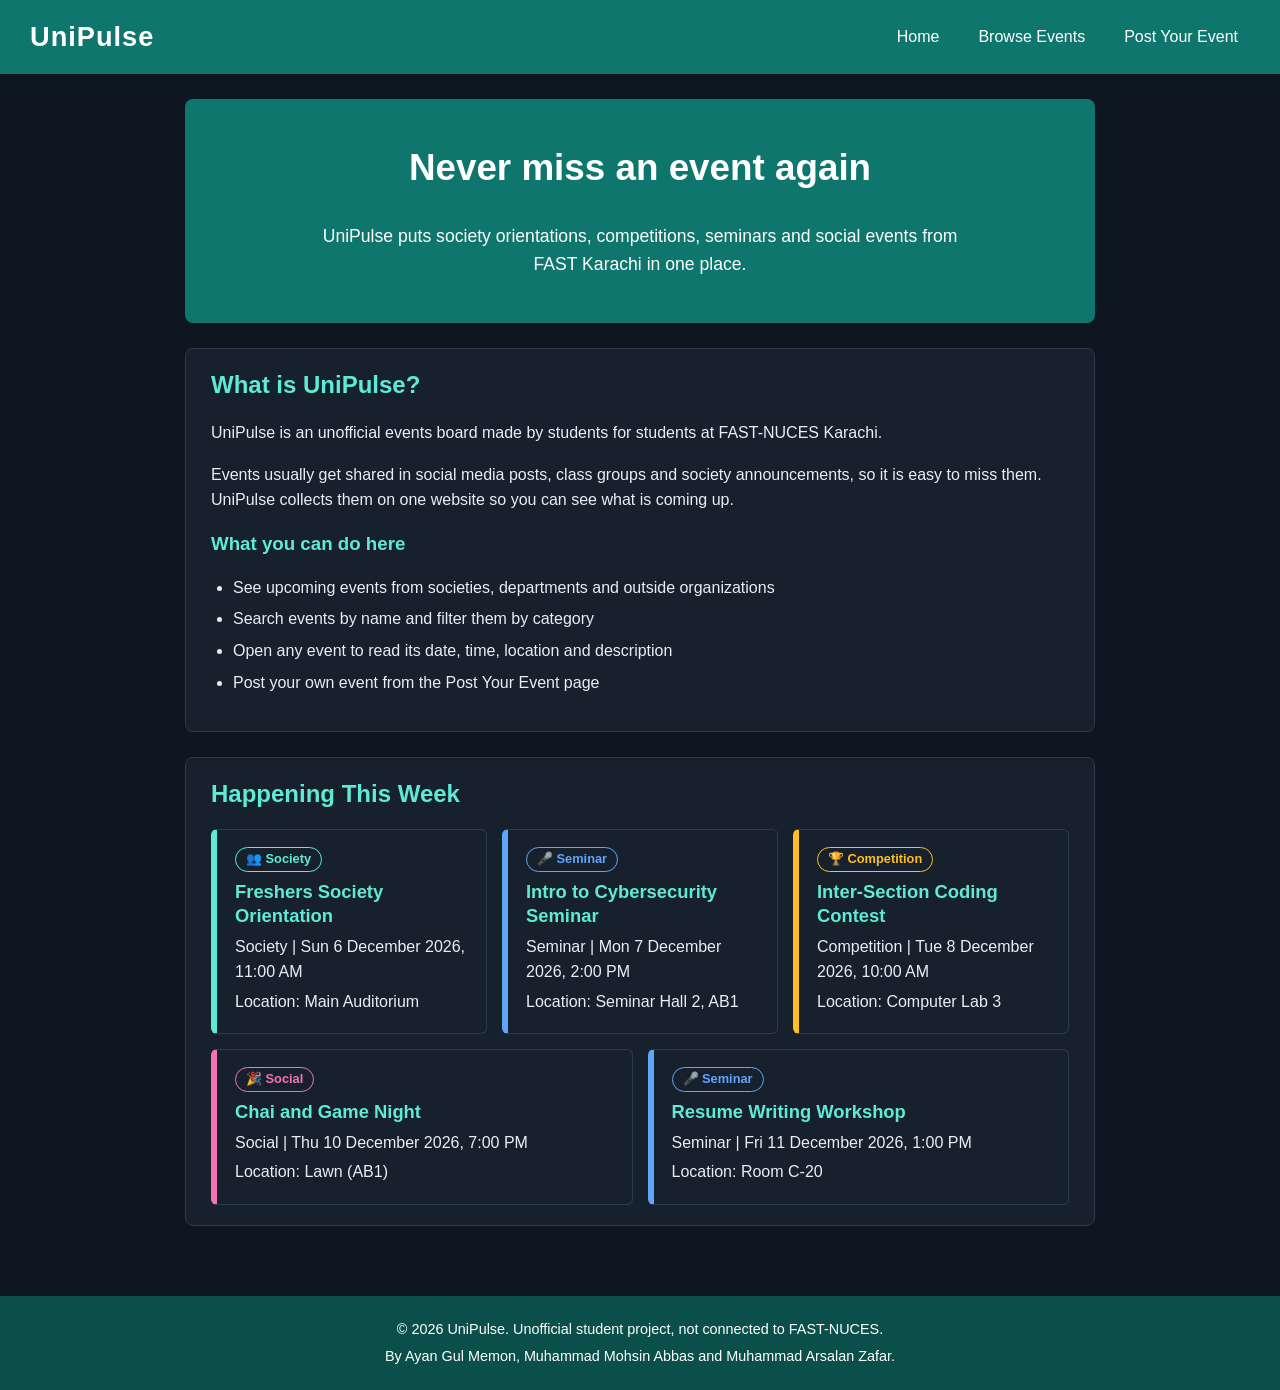
<file: index.html>
<!DOCTYPE html>
<html lang="en">
<head>
    <meta charset="UTF-8">
    <meta name="viewport" content="width=device-width, initial-scale=1.0">
    <title>UniPulse - FAST Karachi</title>
    <link rel="stylesheet" href="style.css">
</head>
<body>
    <header>
        <a href="index.html" id="logo">UniPulse</a>
        <nav id="nav">
            <ul>
                <li><a href="index.html">Home</a></li>
                <li><a href="browse.html">Browse Events</a></li>
                <li><a href="post.html">Post Your Event</a></li>
            </ul>
        </nav>
    </header>
    <main>
        <section id="home">
            <h1>Never miss an event again</h1>
            <p>UniPulse puts society orientations, competitions, seminars and social events from FAST Karachi in one place.</p>
        </section>
        <section id="about">
            <h2>What is UniPulse?</h2>
            <p>UniPulse is an unofficial events board made by students for students at FAST-NUCES Karachi.</p>
            <p>Events usually get shared in social media posts, class groups and society announcements, so it is easy to miss them. UniPulse collects them on one website so you can see what is coming up.</p>
            <h3>What you can do here</h3>
            <ul>
                <li>See upcoming events from societies, departments and outside organizations</li>
                <li>Search events by name and filter them by category</li>
                <li>Open any event to read its date, time, location and description</li>
                <li>Post your own event from the Post Your Event page</li>
            </ul>
        </section>
        <section id="upcoming-events">
            <h2>Happening This Week</h2>
            <ul id="upcoming"></ul>
        </section>
        <section id="details" hidden>
            <h2>Event Details</h2>
            <h3 id="details-title"></h3>
            <p>Category: <span id="details-category"></span></p>
            <p>Date: <span id="details-date"></span></p>
            <p>Location: <span id="details-location"></span></p>
            <p id="details-desc"></p>
            <button type="button" id="details-close">Back to Events</button>
        </section>
    </main>
    <footer>
        <p>&copy; 2026 UniPulse. Unofficial student project, not connected to FAST-NUCES.</p>
        <p>By Ayan Gul Memon, Muhammad Mohsin Abbas and Muhammad Arsalan Zafar.</p>
    </footer>
    <script src="script.js"></script>
</body>
</html>
</file>
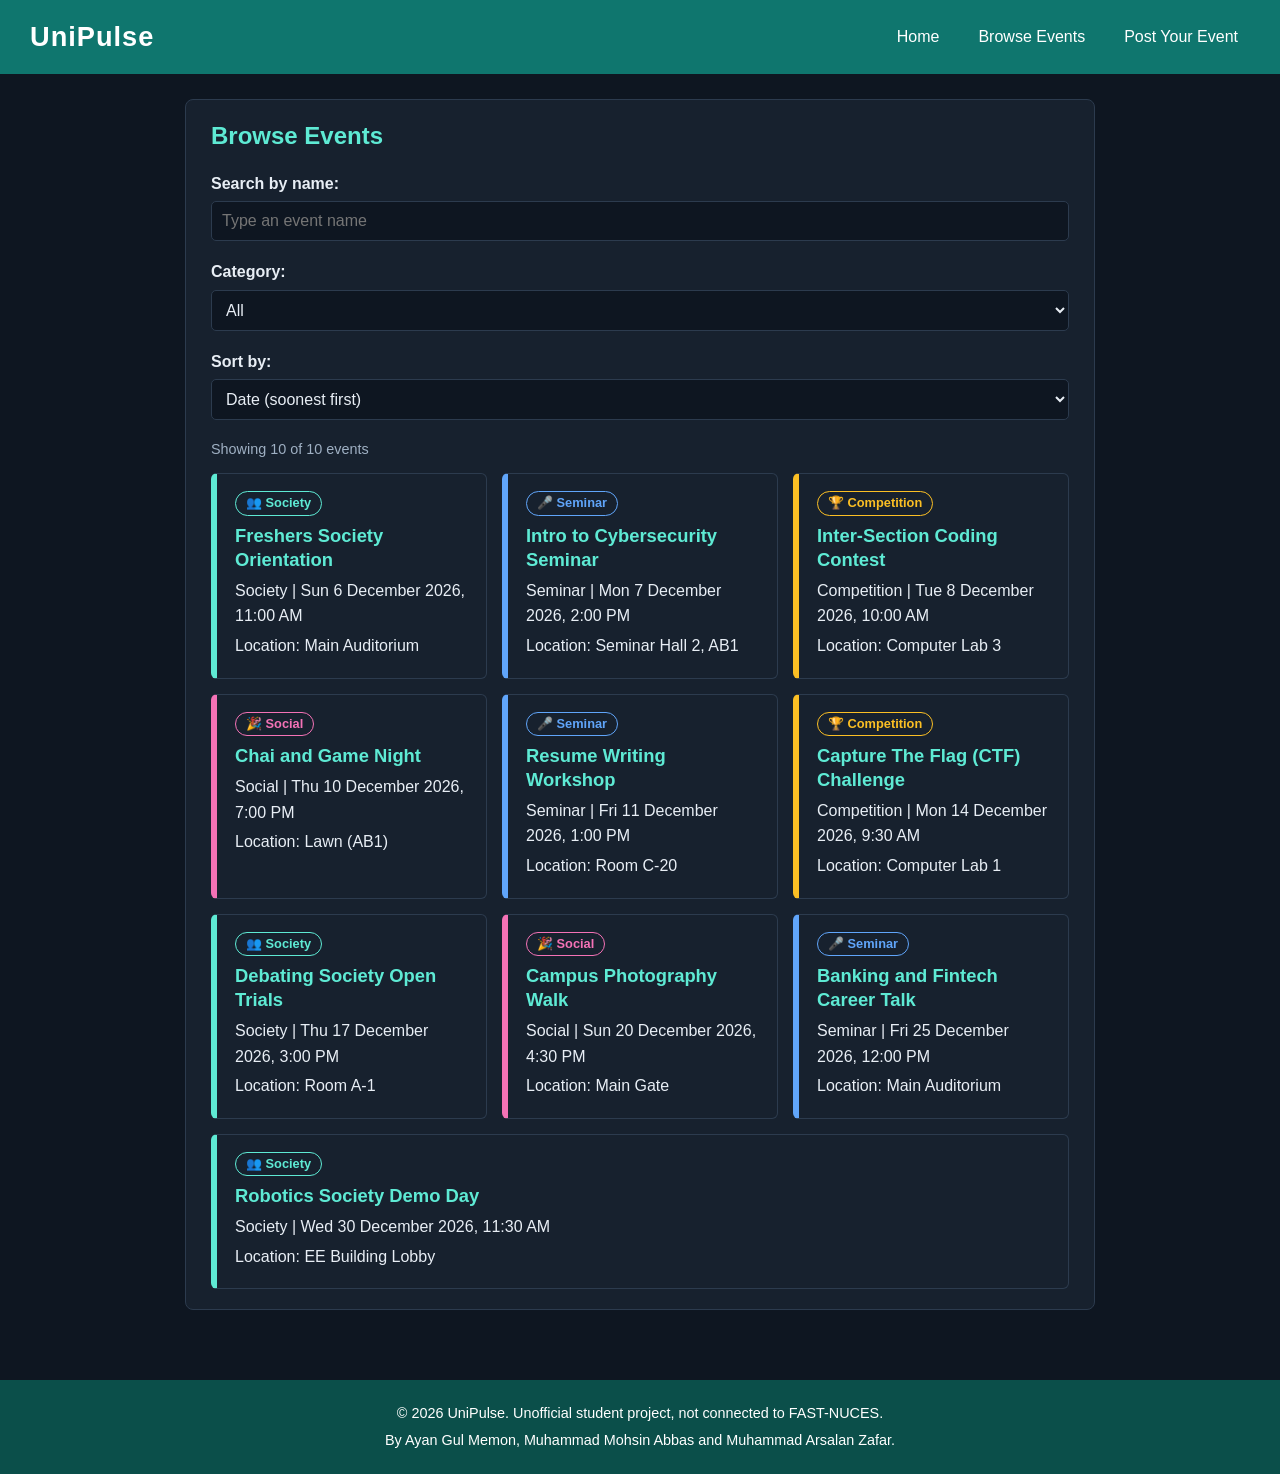
<file: browse.html>
<!DOCTYPE html>
<html lang="en">
<head>
    <meta charset="UTF-8">
    <meta name="viewport" content="width=device-width, initial-scale=1.0">
    <title>Browse Events - UniPulse</title>
    <link rel="stylesheet" href="style.css">
</head>
<body>
    <header>
        <a href="index.html" id="logo">UniPulse</a>
        <nav id="nav">
            <ul>
                <li><a href="index.html">Home</a></li>
                <li><a href="browse.html">Browse Events</a></li>
                <li><a href="post.html">Post Your Event</a></li>
            </ul>
        </nav>
    </header>
    <main>
        <section id="browse">
            <h2>Browse Events</h2>
            <label for="search">Search by name:</label>
            <input type="text" id="search" placeholder="Type an event name">
            <label for="filter">Category:</label>
            <select id="filter">
                <option value="all">All</option>
                <option value="society">Society</option>
                <option value="competition">Competition</option>
                <option value="seminar">Seminar</option>
                <option value="social">Social</option>
            </select>
            <p id="no-results" hidden>No events found.</p>
            <ul id="events"></ul>
        </section>
        <section id="details" hidden>
            <h2>Event Details</h2>
            <h3 id="details-title"></h3>
            <p>Category: <span id="details-category"></span></p>
            <p>Date: <span id="details-date"></span></p>
            <p>Location: <span id="details-location"></span></p>
            <p id="details-desc"></p>
            <button type="button" id="details-close">Back to Events</button>
        </section>
    </main>
    <footer>
        <p>&copy; 2026 UniPulse. Unofficial student project, not connected to FAST-NUCES.</p>
        <p>By Ayan Gul Memon, Muhammad Mohsin Abbas and Muhammad Arsalan Zafar.</p>
    </footer>
    <script src="script.js"></script>
</body>
</html>
</file>
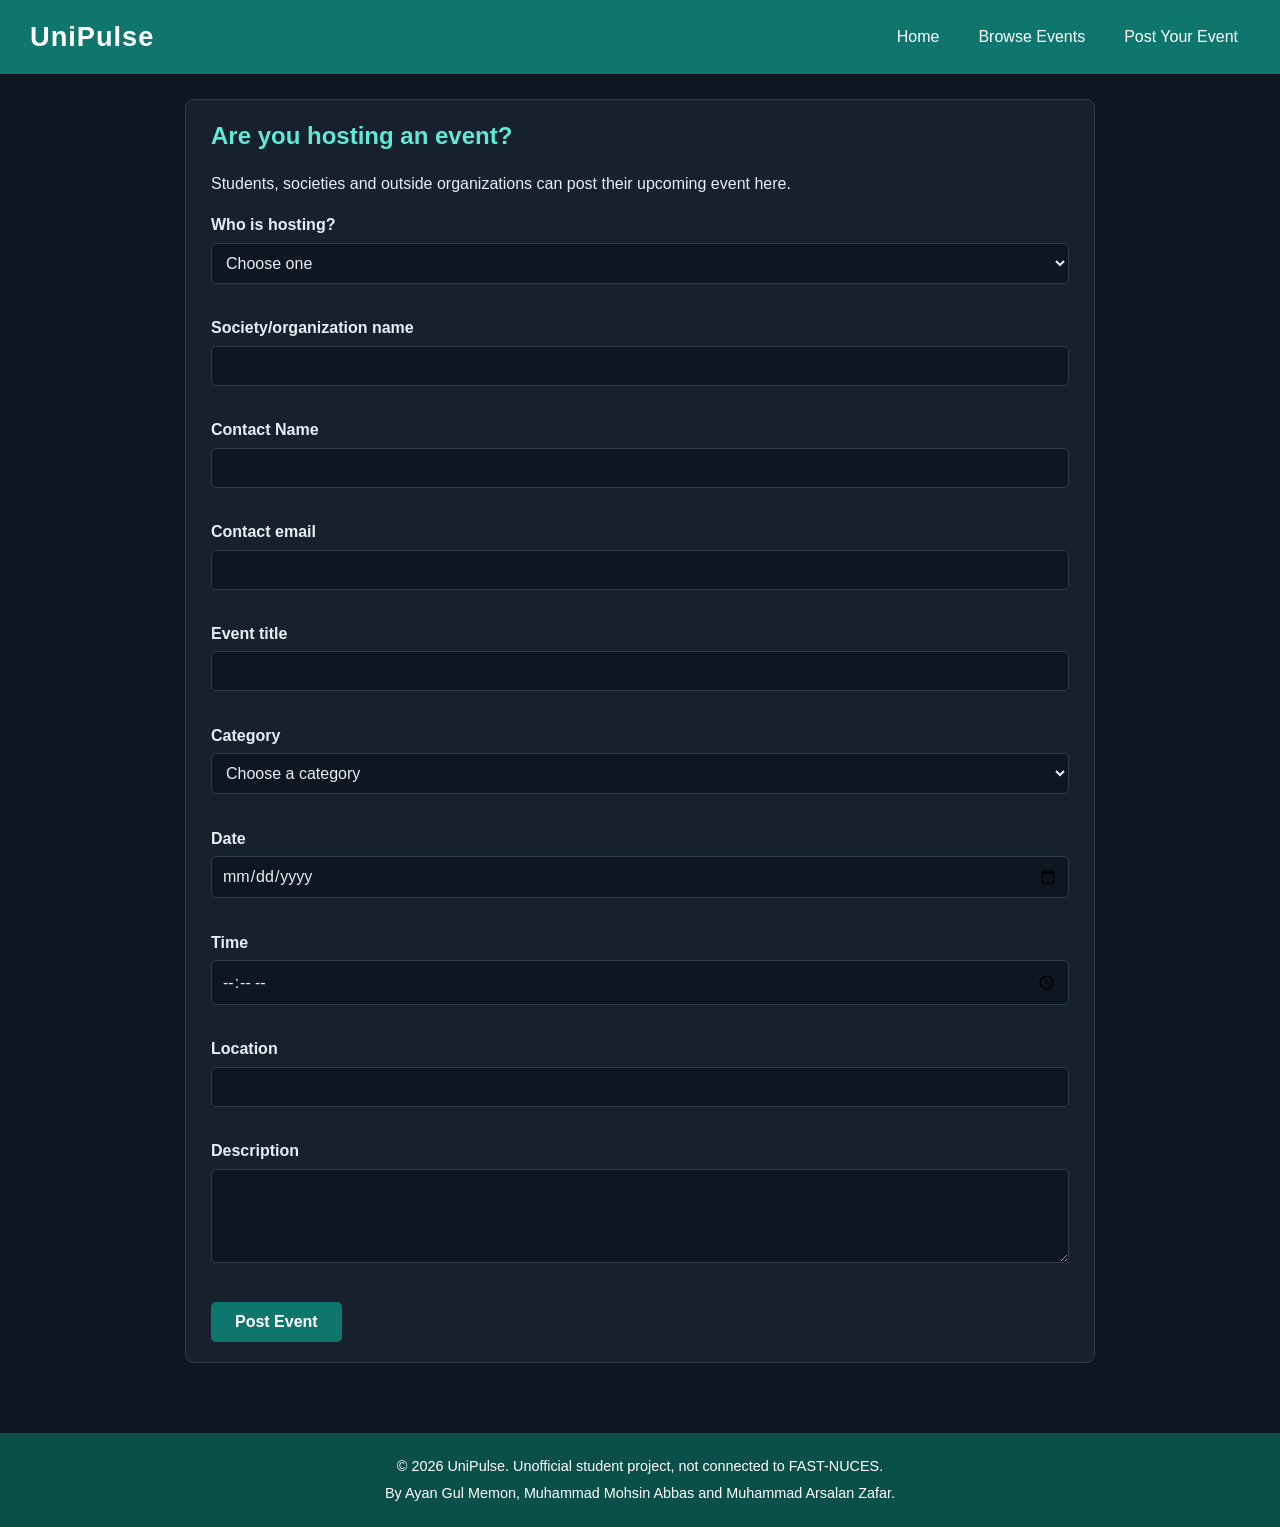
<file: post.html>
<!DOCTYPE html>
<html lang="en">
<head>
    <meta charset="UTF-8">
    <meta name="viewport" content="width=device-width, initial-scale=1.0">
    <title>Post Your Event - UniPulse</title>
    <link rel="stylesheet" href="style.css">
</head>
<body>
    <header>
        <a href="index.html" id="logo">UniPulse</a>
        <nav id="nav">
            <ul>
                <li><a href="index.html">Home</a></li>
                <li><a href="browse.html">Browse Events</a></li>
                <li><a href="post.html">Post Your Event</a></li>
            </ul>
        </nav>
    </header>
    <main>
        <section id="post">
            <h2>Are you hosting an event?</h2>
            <p>Students, societies and outside organizations can post their upcoming event here.</p>
            <form id="post-form" novalidate>
                <p class="field">
                    <label for="organizer-type">Who is hosting?</label>
                    <select id="organizer-type">
                        <option value="">Choose one</option>
                        <option value="student">Student</option>
                        <option value="society">Society</option>
                        <option value="outside">Outside organization (company, bank, etc.)</option>
                    </select>
                    <small class="error" id="organizer-type-error"></small>
                </p>
                <p class="field">
                    <label for="org-name">Society/organization name</label>
                    <input type="text" id="org-name">
                    <small class="error" id="org-name-error"></small>
                </p>
                <p class="field">
                    <label for="name">Contact Name</label>
                    <input type="text" id="name">
                    <small class="error" id="name-error"></small>
                </p>
                <p class="field">
                    <label for="email">Contact email</label>
                    <input type="email" id="email">
                    <small class="error" id="email-error"></small>
                </p>
                <p class="field">
                    <label for="title">Event title</label>
                    <input type="text" id="title">
                    <small class="error" id="title-error"></small>
                </p>
                <p class="field">
                    <label for="category">Category</label>
                    <select id="category">
                        <option value="">Choose a category</option>
                        <option value="society">Society</option>
                        <option value="competition">Competition</option>
                        <option value="seminar">Seminar</option>
                        <option value="social">Social</option>
                    </select>
                    <small class="error" id="category-error"></small>
                </p>
                <p class="field">
                    <label for="date">Date</label>
                    <input type="date" id="date">
                    <small class="error" id="date-error"></small>
                </p>
                <p class="field">
                    <label for="time">Time</label>
                    <input type="time" id="time">
                    <small class="error" id="time-error"></small>
                </p>
                <p class="field">
                    <label for="location">Location</label>
                    <input type="text" id="location">
                    <small class="error" id="location-error"></small>
                </p>
                <p class="field">
                    <label for="description">Description</label>
                    <textarea id="description" rows="4"></textarea>
                    <small class="error" id="description-error"></small>
                </p>
                <button type="submit">Post Event</button>
            </form>
            <p id="success" hidden>Thank you! Your event has been received.</p>
        </section>
    </main>
    <footer>
        <p>&copy; 2026 UniPulse. Unofficial student project, not connected to FAST-NUCES.</p>
        <p>By Ayan Gul Memon, Muhammad Mohsin Abbas and Muhammad Arsalan Zafar.</p>
    </footer>
    <script src="script.js"></script>
</body>
</html>
</file>
<file: style.css>
* {
  box-sizing: border-box;
}

body {
  margin: 0;
  font-family: Arial, Helvetica, sans-serif;
  line-height: 1.6;
  background-color: #0e1621;
  color: #e8eef5;
}

[hidden] {
  display: none !important;
}

header {
  background-color: #0f766e;
  padding: 15px 30px;
  display: flex;
  justify-content: space-between;
  align-items: center;
  flex-wrap: wrap;
}

#logo {
  color: #ffffff;
  font-size: 1.7rem;
  font-weight: bold;
  letter-spacing: 1px;
  text-decoration: none;
}

nav ul {
  list-style: none;
  margin: 0;
  padding: 0;
  display: flex;
  flex-wrap: wrap;
  gap: 15px;
}

nav a {
  color: #ffffff;
  text-decoration: none;
  padding: 8px 12px;
  border-radius: 5px;
}

nav a:hover,
nav a:focus {
  background-color: #5eead4;
  color: #0e1621;
}

main {
  max-width: 950px;
  margin: 0 auto;
  padding: 25px 20px;
}

section {
  background-color: #17212e;
  border: 1px solid #2c3b4e;
  border-radius: 8px;
  padding: 20px 25px;
  margin-bottom: 25px;
}

h1,
h2,
h3 {
  color: #5eead4;
  line-height: 1.3;
}

h2 {
  margin-top: 0;
}

#home {
  background-color: #0f766e;
  border: none;
  text-align: center;
  padding: 45px 25px;
}

#home h1 {
  color: #ffffff;
  font-size: 2.3rem;
  margin-top: 0;
}

#home p {
  color: #ffffff;
  font-size: 1.1rem;
  max-width: 650px;
  margin: 0 auto;
}

#about ul {
  padding-left: 22px;
}

#about li {
  margin-bottom: 6px;
}

#upcoming,
#events {
  list-style: none;
  margin: 0;
  padding: 0;
  display: flex;
  flex-wrap: wrap;
  gap: 15px;
}

#upcoming li,
#events li {
  flex: 1 1 260px;
  background-color: #17212e;
  border: 1px solid #2c3b4e;
  border-left: 6px solid #5eead4;
  border-radius: 6px;
  padding: 15px 18px;
  cursor: pointer;
}

#upcoming li:hover,
#events li:hover {
  border-color: #5eead4;
  border-left-color: #5eead4;
  box-shadow: 0 3px 10px rgba(0, 0, 0, 0.2);
}

#upcoming li h3,
#events li h3 {
  margin: 0 0 6px 0;
  font-size: 1.15rem;
}

#upcoming li p,
#events li p {
  margin: 4px 0;
}

#upcoming li small,
#events li small {
  color: #9fb0c3;
}

#browse label {
  display: block;
  font-weight: bold;
  margin-bottom: 5px;
}

#search,
#filter,
#sort {
  margin-bottom: 18px;
}

#result-count {
  color: #9fb0c3;
  font-size: 0.9rem;
  margin: 0 0 12px 0;
}

#menu-toggle {
  display: none;
}

#no-results {
  color: #9fb0c3;
  font-style: italic;
  text-align: center;
  padding: 15px 0;
}

#details {
  border-left: 6px solid #5eead4;
}

#details-title {
  margin-top: 0;
  font-size: 1.5rem;
}

#details span {
  font-weight: bold;
}

#details-desc {
  margin: 15px 0;
}

input,
select,
textarea {
  width: 100%;
  padding: 10px;
  font-family: inherit;
  font-size: 1rem;
  color: #e8eef5;
  background-color: #0e1621;
  border: 1px solid #2c3b4e;
  border-radius: 5px;
}

textarea {
  resize: vertical;
}

input:focus,
select:focus,
textarea:focus,
button:focus {
  outline: 3px solid #5eead4;
  outline-offset: 1px;
}

button {
  background-color: #0f766e;
  color: #ffffff;
  font-family: inherit;
  font-size: 1rem;
  font-weight: bold;
  padding: 11px 24px;
  border: none;
  border-radius: 5px;
  cursor: pointer;
}

button:hover {
  background-color: #0b4f4a;
}

.field {
  margin: 0 0 12px 0;
}

.field label {
  display: block;
  font-weight: bold;
  margin-bottom: 5px;
}

.error {
  display: block;
  color: #ff8a80;
  font-size: 0.85rem;
  min-height: 1.2em;
  margin-top: 3px;
}

.invalid {
  border-color: #ff8a80;
}

#success {
  background-color: #123524;
  color: #86efac;
  border: 1px solid #86efac;
  border-radius: 6px;
  padding: 15px;
  margin-top: 20px;
  font-weight: bold;
}

footer {
  background-color: #0b4f4a;
  color: #ffffff;
  text-align: center;
  padding: 18px 20px;
  margin-top: 20px;
  font-size: 0.9rem;
}

footer p {
  margin: 4px 0;
}

#start-btn {
  display: inline-block;
  background-color: #ffffff;
  color: #0f766e;
  font-weight: bold;
  text-decoration: none;
  padding: 11px 26px;
  margin: 22px 0 10px 0;
  border-radius: 5px;
}

#start-btn:hover,
#start-btn:focus {
  background-color: #5eead4;
  color: #0e1621;
}

#home h2 {
  color: #ffffff;
  margin-top: 30px;
}

li[data-category="society"] {
  --cat: #5eead4;
}
li[data-category="competition"] {
  --cat: #fbbf24;
}
li[data-category="seminar"] {
  --cat: #60a5fa;
}
li[data-category="social"] {
  --cat: #f472b6;
}

#upcoming li[data-category],
#events li[data-category],
#upcoming li[data-category]:hover,
#events li[data-category]:hover {
  border-left-color: var(--cat);
}

.badge {
  display: inline-block;
  font-size: 0.8rem;
  font-weight: bold;
  color: var(--cat);
  border: 1px solid var(--cat);
  border-radius: 20px;
  padding: 1px 10px;
  margin-bottom: 8px;
  text-align: left;
}

@media (max-width: 600px) {
  header {
    flex-direction: column;
    padding: 12px 15px;
  }

  #logo {
    margin-bottom: 8px;
  }

  #menu-toggle {
    display: block;
    width: 100%;
    max-width: 200px;
    background-color: #0b4f4a;
  }

  nav:not(.open) {
    display: none;
  }

  nav ul {
    flex-direction: column;
    align-items: center;
    gap: 6px;
    margin-top: 10px;
  }

  main {
    padding: 15px 12px;
  }

  section {
    padding: 15px;
  }

  #home {
    padding: 30px 15px;
  }

  #home h1 {
    font-size: 1.7rem;
  }

  #upcoming li,
  #events li {
    flex-basis: 100%;
  }

  button {
    width: 100%;
  }
}
</file>
